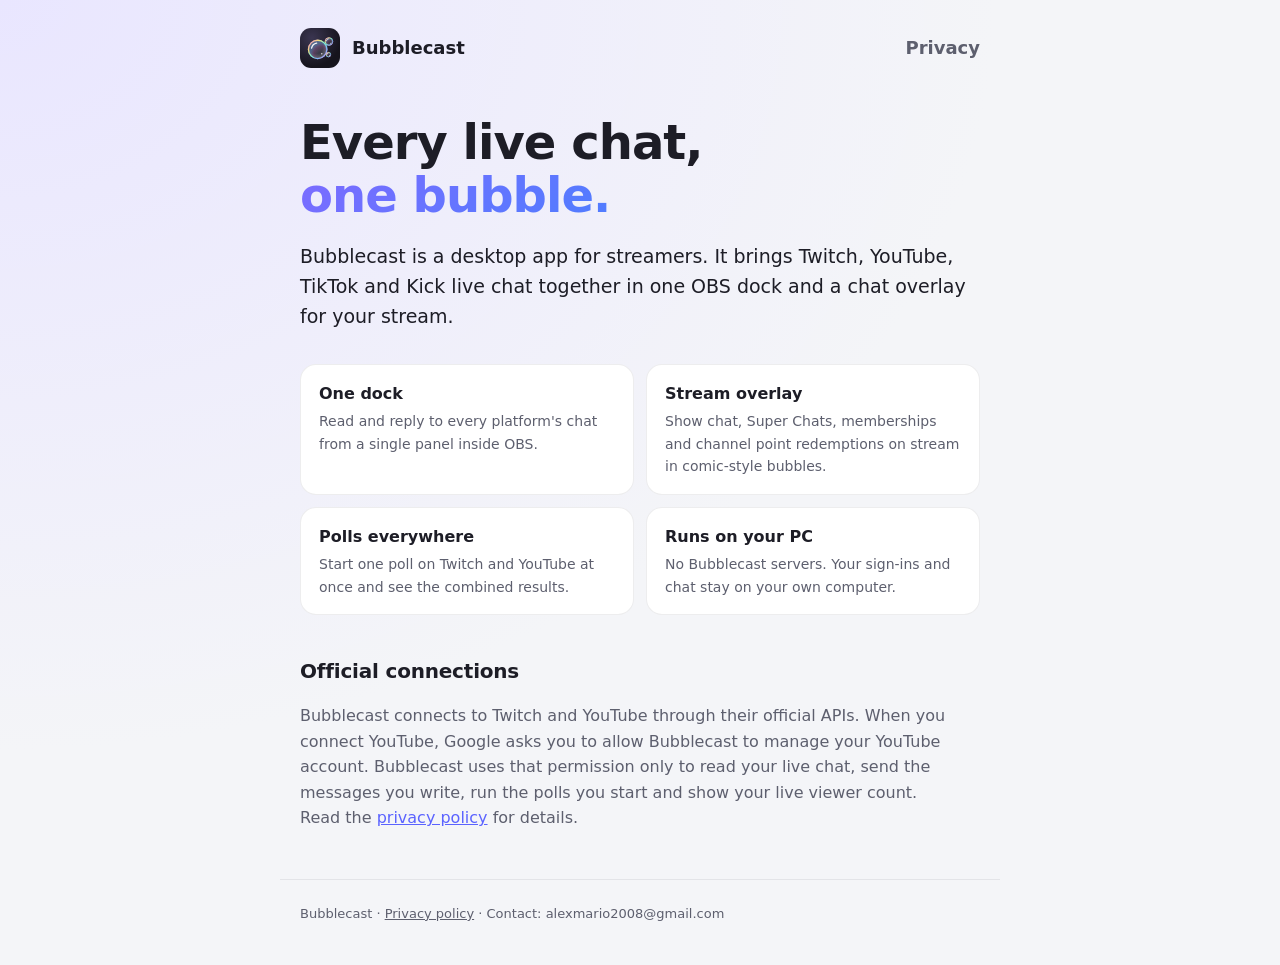
<file: index.html>
<!doctype html>
<html lang="en">
<head>
<meta charset="utf-8">
<meta name="viewport" content="width=device-width,initial-scale=1,viewport-fit=cover">
<title>Bubblecast</title>
<meta name="description" content="Bubblecast combines Twitch, YouTube, TikTok and Kick live chat into one OBS dock and on-stream chat overlay.">
<link rel="icon" href="favicon.svg" type="image/svg+xml">
<link rel="stylesheet" href="style.css">
</head>
<body>
<header><a href="./"><span class="tile"><img src="logo.svg" alt=""></span>Bubblecast</a><nav><a href="privacy.html">Privacy</a></nav></header>
<main>
<h1>Every live chat, <span>one bubble.</span></h1>
<p class="lede">Bubblecast is a desktop app for streamers. It brings Twitch, YouTube, TikTok and Kick live chat together in one OBS dock and a chat overlay for your stream.</p>
<div class="cards">
<div class="card"><strong>One dock</strong><p>Read and reply to every platform's chat from a single panel inside OBS.</p></div>
<div class="card"><strong>Stream overlay</strong><p>Show chat, Super Chats, memberships and channel point redemptions on stream in comic-style bubbles.</p></div>
<div class="card"><strong>Polls everywhere</strong><p>Start one poll on Twitch and YouTube at once and see the combined results.</p></div>
<div class="card"><strong>Runs on your PC</strong><p>No Bubblecast servers. Your sign-ins and chat stay on your own computer.</p></div>
</div>
<h2>Official connections</h2>
<p>Bubblecast connects to Twitch and YouTube through their official APIs. When you connect YouTube, Google asks you to allow Bubblecast to manage your YouTube account. Bubblecast uses that permission only to read your live chat, send the messages you write, run the polls you start and show your live viewer count. Read the <a href="privacy.html">privacy policy</a> for details.</p>
</main>
<footer>Bubblecast · <a href="privacy.html">Privacy policy</a> · Contact: alexmario2008@gmail.com</footer>
</body>
</html>
</file>
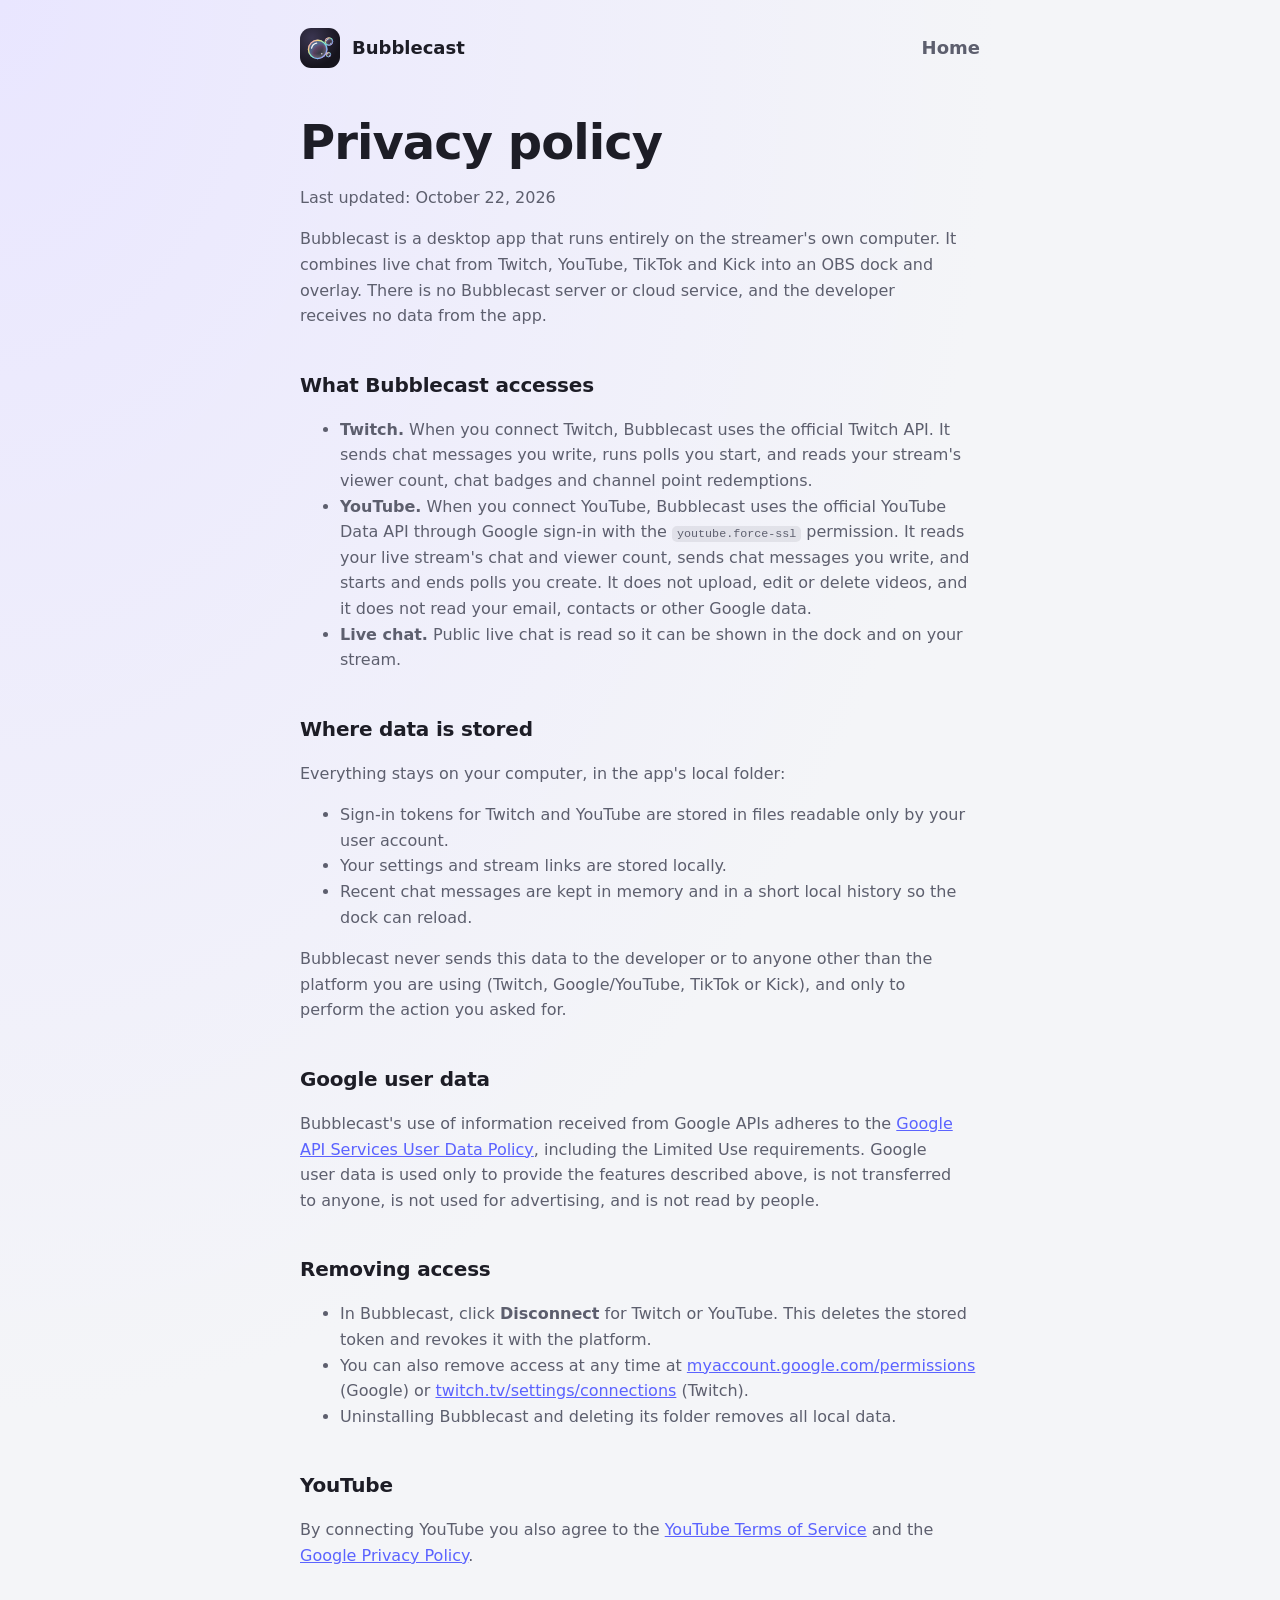
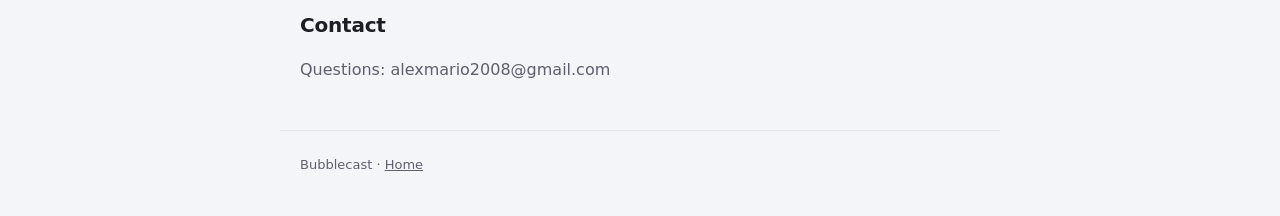
<file: privacy.html>
<!doctype html>
<html lang="en">
<head>
<meta charset="utf-8">
<meta name="viewport" content="width=device-width,initial-scale=1,viewport-fit=cover">
<title>Bubblecast Privacy Policy</title>
<link rel="icon" href="favicon.svg" type="image/svg+xml">
<link rel="stylesheet" href="style.css">
</head>
<body>
<header><a href="./"><span class="tile"><img src="logo.svg" alt=""></span>Bubblecast</a><nav><a href="./">Home</a></nav></header>
<main>
<h1>Privacy policy</h1>
<p>Last updated: October 22, 2026</p>
<p>Bubblecast is a desktop app that runs entirely on the streamer's own computer. It combines live chat from Twitch, YouTube, TikTok and Kick into an OBS dock and overlay. There is no Bubblecast server or cloud service, and the developer receives no data from the app.</p>

<h2>What Bubblecast accesses</h2>
<ul>
<li><strong>Twitch.</strong> When you connect Twitch, Bubblecast uses the official Twitch API. It sends chat messages you write, runs polls you start, and reads your stream's viewer count, chat badges and channel point redemptions.</li>
<li><strong>YouTube.</strong> When you connect YouTube, Bubblecast uses the official YouTube Data API through Google sign-in with the <code>youtube.force-ssl</code> permission. It reads your live stream's chat and viewer count, sends chat messages you write, and starts and ends polls you create. It does not upload, edit or delete videos, and it does not read your email, contacts or other Google data.</li>
<li><strong>Live chat.</strong> Public live chat is read so it can be shown in the dock and on your stream.</li>
</ul>

<h2>Where data is stored</h2>
<p>Everything stays on your computer, in the app's local folder:</p>
<ul>
<li>Sign-in tokens for Twitch and YouTube are stored in files readable only by your user account.</li>
<li>Your settings and stream links are stored locally.</li>
<li>Recent chat messages are kept in memory and in a short local history so the dock can reload.</li>
</ul>
<p>Bubblecast never sends this data to the developer or to anyone other than the platform you are using (Twitch, Google/YouTube, TikTok or Kick), and only to perform the action you asked for.</p>

<h2>Google user data</h2>
<p>Bubblecast's use of information received from Google APIs adheres to the <a href="https://developers.google.com/terms/api-services-user-data-policy">Google API Services User Data Policy</a>, including the Limited Use requirements. Google user data is used only to provide the features described above, is not transferred to anyone, is not used for advertising, and is not read by people.</p>

<h2>Removing access</h2>
<ul>
<li>In Bubblecast, click <strong>Disconnect</strong> for Twitch or YouTube. This deletes the stored token and revokes it with the platform.</li>
<li>You can also remove access at any time at <a href="https://myaccount.google.com/permissions">myaccount.google.com/permissions</a> (Google) or <a href="https://www.twitch.tv/settings/connections">twitch.tv/settings/connections</a> (Twitch).</li>
<li>Uninstalling Bubblecast and deleting its folder removes all local data.</li>
</ul>

<h2>YouTube</h2>
<p>By connecting YouTube you also agree to the <a href="https://www.youtube.com/t/terms">YouTube Terms of Service</a> and the <a href="https://policies.google.com/privacy">Google Privacy Policy</a>.</p>

<h2>Contact</h2>
<p>Questions: alexmario2008@gmail.com</p>
</main>
<footer>Bubblecast · <a href="./">Home</a></footer>
</body>
</html>
</file>
<file: style.css>
:root{color-scheme:light;--bg:#f4f5f8;--glow:#e9e6ff;--surface:#fff;--line:#1d1d2614;--text:#1d1d26;--text-2:#5d5f6e;--accent:#5b63ff;--accent-grad:linear-gradient(145deg,#7d6bff,#4f7dff);--tile:radial-gradient(circle at 30% 25%,#3a3550,#16141d 70%);font-family:-apple-system,BlinkMacSystemFont,"Segoe UI Variable Text","Segoe UI",system-ui,sans-serif;-webkit-font-smoothing:antialiased}
@media (prefers-color-scheme:dark){:root{color-scheme:dark;--bg:#14121a;--glow:#3a35507a;--surface:#24222e;--line:#ffffff14;--text:#ecebf3;--text-2:#b6b3c6;--accent:#a58bff;--accent-grad:linear-gradient(145deg,#a58bff,#5f8bff)}}
*{box-sizing:border-box}
body{margin:0;background:radial-gradient(ellipse at 0 0,var(--glow) 0,transparent 55%),var(--bg);color:var(--text);line-height:1.6;min-height:100vh}
main,header,footer{max-width:720px;margin:0 auto;padding-left:max(20px,env(safe-area-inset-left));padding-right:max(20px,env(safe-area-inset-right))}
header{display:flex;align-items:center;gap:12px;padding-block:28px 0}
header a{display:flex;align-items:center;gap:12px;color:inherit;text-decoration:none;font-weight:700;font-size:18px}
.tile{width:40px;height:40px;border-radius:11px;background:var(--tile);display:grid;place-items:center}
.tile img{width:30px;height:30px}
nav{margin-left:auto;display:flex;gap:18px;font-size:14px}
nav a{color:var(--text-2);text-decoration:none}nav a:hover{color:var(--accent)}
main{padding-block:48px 32px}
h1{font-size:clamp(32px,6vw,48px);line-height:1.1;letter-spacing:-.02em;margin:0 0 16px;text-wrap:balance}
h1 span{background:var(--accent-grad);-webkit-background-clip:text;background-clip:text;color:transparent}
h2{font-size:20px;margin:40px 0 8px;letter-spacing:-.01em}
p,li{color:var(--text-2);max-width:65ch}
.lede{font-size:19px;color:var(--text)}
.cards{display:grid;grid-template-columns:repeat(auto-fit,minmax(260px,1fr));gap:12px;margin-top:32px}
.card{background:var(--surface);border:1px solid var(--line);border-radius:16px;padding:16px 18px}
.card strong{display:block;margin-bottom:4px}.card p{margin:0;font-size:14px}
a{color:var(--accent)}
code{font-size:.9em;background:var(--line);padding:1px 5px;border-radius:5px}
footer{padding-block:24px 40px;font-size:13px;color:var(--text-2);border-top:1px solid var(--line)}
footer a{color:var(--text-2)}
</file>
